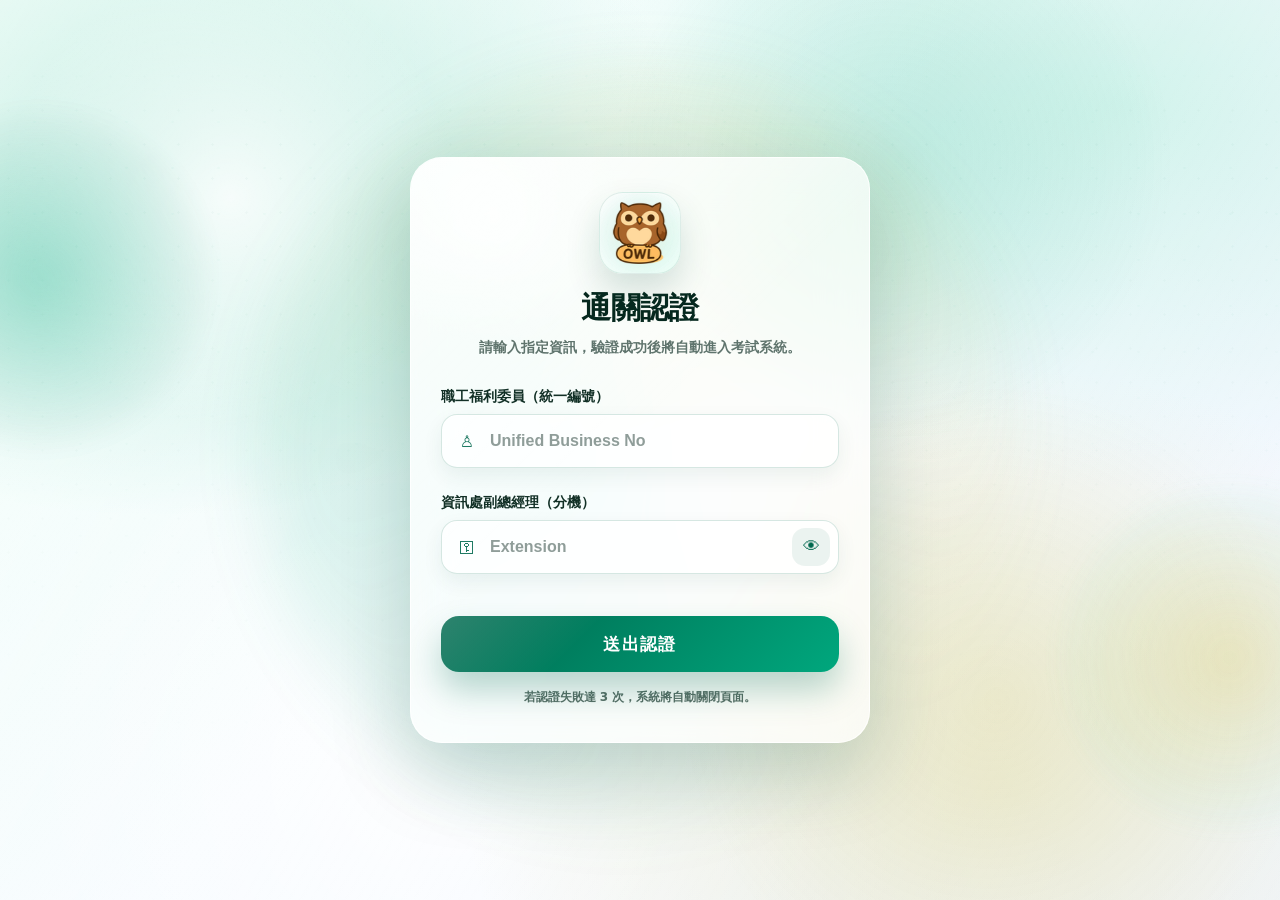
<file: Login.html>
<link rel="icon" href="./Assets/favico.ico">
<!DOCTYPE html>
<html lang="zh-Hant">
<head>
<meta charset="UTF-8">
<meta name="viewport" content="width=device-width, initial-scale=1.0, viewport-fit=cover">
<meta name="format-detection" content="telephone=no">
<meta http-equiv="Cache-Control" content="no-cache, no-store, must-revalidate">
<meta http-equiv="Pragma" content="no-cache">
<meta http-equiv="Expires" content="0">
<title>通關認證</title>
<style>

:root {
    --primary: #00684e;
    --primary-2: #00a77d;
    --text-main: #10271f;
    --text-soft: #5f746d;
    --glass-bg: rgba(255, 255, 255, 0.74);
    --glass-border: rgba(255, 255, 255, 0.84);
    --shadow-lg: 0 28px 80px rgba(0, 72, 54, 0.22);
    --radius-xl: 32px;
    --radius-md: 16px;
}

* {
    box-sizing: border-box;
}

html,
body {
    width: 100%;
    min-height: 100%;
    margin: 0;
    padding: 0;
}

body {
    font-family: "Microsoft JhengHei", "Noto Sans TC", "Segoe UI", system-ui, -apple-system, BlinkMacSystemFont, sans-serif;
    color: var(--text-main);
    background:
        radial-gradient(ellipse at 12% 18%, rgba(0, 167, 125, 0.28), transparent 34%),
        radial-gradient(ellipse at 88% 12%, rgba(125, 226, 194, 0.36), transparent 34%),
        radial-gradient(ellipse at 78% 88%, rgba(208, 188, 58, 0.20), transparent 38%),
        radial-gradient(ellipse at 34% 86%, rgba(255, 255, 255, 0.84), transparent 34%),
        linear-gradient(135deg, #eafff7 0%, #f8fcff 48%, #eaf2ff 100%);
    overflow-x: hidden;
}

body::before {
    content: "";
    position: fixed;
    inset: 0;
    z-index: -3;
    pointer-events: none;
    background:
        radial-gradient(circle at 18% 22%, rgba(255, 255, 255, 0.82), transparent 18%),
        radial-gradient(circle at 70% 18%, rgba(0, 167, 125, 0.16), transparent 24%),
        radial-gradient(circle at 78% 78%, rgba(208, 188, 58, 0.16), transparent 26%),
        linear-gradient(120deg, rgba(255, 255, 255, 0.52), transparent 42%, rgba(255, 255, 255, 0.36));
}

body::after {
    content: "";
    position: fixed;
    inset: 0;
    z-index: -2;
    pointer-events: none;
    opacity: 0.38;
    background-image:
        radial-gradient(circle at 25% 25%, rgba(0, 104, 78, 0.10) 0 1px, transparent 1.4px),
        radial-gradient(circle at 75% 65%, rgba(0, 167, 125, 0.10) 0 1px, transparent 1.4px);
    background-size: 34px 34px, 46px 46px;
    mask-image: linear-gradient(to bottom, transparent 0%, rgba(0, 0, 0, 0.72) 18%, transparent 92%);
}

.auth-page {
    position: relative;
    width: 100%;
    min-height: 100vh;
    min-height: 100svh;
    display: grid;
    place-items: center;
    padding: max(24px, env(safe-area-inset-top)) 18px max(24px, env(safe-area-inset-bottom));
    overflow: hidden;
}

.auth-page::before {
    content: "";
    position: absolute;
    width: min(72vw, 760px);
    aspect-ratio: 1;
    border-radius: 999px;
    background: conic-gradient(from 140deg, rgba(0, 104, 78, 0), rgba(0, 167, 125, 0.22), rgba(208, 188, 58, 0.20), rgba(0, 104, 78, 0));
    filter: blur(34px);
    opacity: 0.54;
    animation: auraRotate 18s linear infinite;
}

.auth-blob {
    position: fixed;
    z-index: -1;
    width: 340px;
    height: 340px;
    border-radius: 999px;
    filter: blur(12px);
    opacity: 0.72;
    animation: blobFloat 9s ease-in-out infinite alternate;
}

.auth-blob.is-left {
    left: -130px;
    top: 12%;
    background: radial-gradient(circle, rgba(0, 167, 125, 0.42), rgba(0, 104, 78, 0.05) 68%, transparent 72%);
}

.auth-blob.is-right {
    right: -120px;
    bottom: 8%;
    animation-delay: -2.8s;
    background: radial-gradient(circle, rgba(208, 188, 58, 0.34), rgba(125, 226, 194, 0.08) 68%, transparent 72%);
}

.login-card {
    position: relative;
    width: min(100%, 460px);
    overflow: hidden;
    border: 1px solid var(--glass-border);
    border-radius: var(--radius-xl);
    background: var(--glass-bg);
    box-shadow: var(--shadow-lg);
    backdrop-filter: blur(24px) saturate(145%);
    -webkit-backdrop-filter: blur(24px) saturate(145%);
    padding: 34px 30px;
}

.login-card::before {
    content: "";
    position: absolute;
    inset: 0;
    pointer-events: none;
    background:
        linear-gradient(135deg, rgba(255, 255, 255, 0.76), transparent 48%),
        radial-gradient(circle at 18% 10%, rgba(255, 255, 255, 0.76), transparent 20%);
}

.login-card-inner {
    position: relative;
    z-index: 1;
}

.login-header {
    text-align: center;
    margin-bottom: 28px;
}

.login-logo {
    position: relative;
    width: 82px;
    height: 82px;
    display: grid;
    place-items: center;
    margin: 0 auto 16px;
    border-radius: 24px;
    background:
        linear-gradient(145deg, rgba(255, 255, 255, 0.96), rgba(236, 255, 248, 0.78));
    border: 1px solid rgba(0, 104, 78, 0.12);
    box-shadow:
        0 18px 34px rgba(0, 72, 54, 0.16),
        inset 0 1px 0 rgba(255, 255, 255, 0.95);
    overflow: hidden;
    animation: owlFloat 3.8s ease-in-out infinite;
    will-change: transform;
}

.login-logo::before {
    content: "";
    position: absolute;
    inset: -14px;
    z-index: -1;
    border-radius: 999px;
    background: radial-gradient(circle, rgba(255, 205, 93, 0.32), rgba(0, 167, 125, 0.14), transparent 68%);
    filter: blur(8px);
    opacity: 0.72;
    animation: owlGlow 3.8s ease-in-out infinite;
}

.login-logo img {
    width: 62px;
    height: 62px;
    display: block;
    object-fit: contain;
    user-select: none;
    -webkit-user-drag: none;
    animation: owlTinyTilt 3.8s ease-in-out infinite;
    transform-origin: 50% 70%;
    will-change: transform;
}

.login-title {
    margin: 0;
    color: #06291f;
    font-size: 30px;
    line-height: 1.2;
    font-weight: 950;
    letter-spacing: -0.02em;
}

.login-subtitle {
    margin: 10px 0 0;
    color: var(--text-soft);
    font-size: 14px;
    line-height: 1.7;
    font-weight: 700;
}

.login-form {
    display: grid;
    gap: 16px;
}

.field-group {
    display: grid;
    gap: 8px;
}

.field-label {
    color: #123026;
    font-size: 14px;
    font-weight: 900;
}

.input-wrap {
    position: relative;
}

.input-icon {
    position: absolute;
    left: 15px;
    top: 50%;
    transform: translateY(-50%);
    width: 22px;
    height: 22px;
    display: grid;
    place-items: center;
    color: var(--primary);
    opacity: 0.88;
    pointer-events: none;
}

.form-input {
    width: 100%;
    height: 54px;
    border: 1px solid rgba(0, 104, 78, 0.16);
    border-radius: var(--radius-md);
    padding: 0 48px;
    color: #0d2d23;
    background: rgba(255, 255, 255, 0.78);
    box-shadow: inset 0 1px 0 rgba(255, 255, 255, 0.78), 0 8px 20px rgba(0, 72, 54, 0.07);
    outline: none;
    font-size: 16px;
    font-weight: 800;
    transition: border-color 0.2s ease, box-shadow 0.2s ease, background 0.2s ease, transform 0.2s ease;
}

.form-input::placeholder {
    color: rgba(95, 116, 109, 0.70);
    font-weight: 700;
}

.form-input:focus {
    border-color: rgba(0, 167, 125, 0.82);
    background: rgba(255, 255, 255, 0.94);
    box-shadow: 0 0 0 5px rgba(0, 167, 125, 0.14), 0 12px 26px rgba(0, 72, 54, 0.11);
    transform: translateY(-1px);
}

.field-hint {
    max-height: 0;
    overflow: hidden;
    opacity: 0;
    transform: translateY(-4px);
    color: #00684e;
    background: rgba(0, 104, 78, 0.08);
    border: 1px solid rgba(0, 104, 78, 0.14);
    border-radius: 12px;
    padding: 0 12px;
    font-size: 13px;
    font-weight: 900;
    line-height: 1.45;
    transition: max-height 0.22s ease, opacity 0.22s ease, transform 0.22s ease, padding 0.22s ease;
}

.field-group:focus-within .field-hint {
    max-height: 60px;
    opacity: 1;
    transform: translateY(0);
    padding: 9px 12px;
}

.password-toggle {
    position: absolute;
    right: 9px;
    top: 50%;
    transform: translateY(-50%);
    width: 38px;
    height: 38px;
    border: 0;
    border-radius: 13px;
    color: #00684e;
    background: rgba(0, 104, 78, 0.08);
    cursor: pointer;
    font-size: 17px;
    transition: background 0.2s ease, transform 0.2s ease;
}

.password-toggle:hover {
    background: rgba(0, 104, 78, 0.14);
}

.password-toggle:active {
    transform: translateY(-50%) scale(0.96);
}

.message-box {
    min-height: 0;
    overflow: hidden;
    border-radius: 14px;
    color: #fff;
    background: linear-gradient(135deg, #d93025, #b42318);
    font-size: 14px;
    font-weight: 900;
    line-height: 1.45;
    opacity: 0;
    max-height: 0;
    padding: 0 14px;
    transform: translateY(-6px);
    transition: opacity 0.22s ease, max-height 0.22s ease, padding 0.22s ease, transform 0.22s ease;
}

.message-box.is-visible {
    opacity: 1;
    max-height: 82px;
    padding: 12px 14px;
    transform: translateY(0);
}

.submit-button {
    position: relative;
    width: 100%;
    height: 56px;
    overflow: hidden;
    border: 0;
    border-radius: 18px;
    color: #fff;
    background:
        linear-gradient(135deg, rgba(255, 255, 255, 0.18), transparent 36%),
        linear-gradient(135deg, var(--primary), var(--primary-2));
    box-shadow: 0 18px 34px rgba(0, 104, 78, 0.28);
    cursor: pointer;
    font-size: 17px;
    font-weight: 950;
    letter-spacing: 0.08em;
    transition: transform 0.2s ease, box-shadow 0.2s ease, filter 0.2s ease;
}

.submit-button::before {
    content: "";
    position: absolute;
    top: 0;
    left: -70%;
    width: 58%;
    height: 100%;
    background: linear-gradient(90deg, transparent, rgba(255, 255, 255, 0.42), transparent);
    transform: skewX(-18deg);
    transition: left 0.72s ease;
}

.submit-button:hover {
    transform: translateY(-2px);
    box-shadow: 0 22px 44px rgba(0, 104, 78, 0.34);
    filter: saturate(1.05);
}

.submit-button:hover::before {
    left: 118%;
}

.submit-button.is-loading {
    pointer-events: none;
    filter: saturate(0.9);
}

.submit-button.is-loading .button-text {
    opacity: 0;
}

.button-loader {
    position: absolute;
    inset: 0;
    display: none;
    place-items: center;
}

.submit-button.is-loading .button-loader {
    display: grid;
}

.loader-ring {
    width: 24px;
    height: 24px;
    border: 3px solid rgba(255, 255, 255, 0.42);
    border-top-color: #fff;
    border-radius: 999px;
    animation: spin 0.78s linear infinite;
}

.login-note {
    margin: 16px 0 0;
    color: rgba(18, 48, 38, 0.70);
    font-size: 12px;
    line-height: 1.65;
    text-align: center;
    font-weight: 700;
}

.closed-panel {
    display: grid;
    place-items: center;
    gap: 12px;
    width: min(100%, 520px);
    padding: 34px 26px;
    border: 1px solid rgba(255, 255, 255, 0.82);
    border-radius: 30px;
    background: rgba(255, 255, 255, 0.76);
    box-shadow: 0 28px 80px rgba(0, 72, 54, 0.22);
    backdrop-filter: blur(24px) saturate(145%);
    -webkit-backdrop-filter: blur(24px) saturate(145%);
    text-align: center;
}

.closed-icon {
    width: 74px;
    height: 74px;
    display: grid;
    place-items: center;
    border-radius: 28px;
    color: #fff;
    background: linear-gradient(135deg, #d93025, #b42318);
    box-shadow: 0 18px 38px rgba(185, 28, 28, 0.26);
    font-size: 34px;
    font-weight: 950;
}

.closed-title {
    margin: 0;
    color: #10271f;
    font-size: 26px;
    line-height: 1.25;
    font-weight: 950;
}

.closed-text {
    margin: 0;
    color: rgba(18, 48, 38, 0.72);
    font-size: 15px;
    line-height: 1.7;
    font-weight: 800;
}

.shake {
    animation: shake 0.42s ease both;
}

@keyframes owlFloat {
    0%, 100% {
        transform: translate3d(0, 0, 0) rotate(0deg);
        box-shadow: 0 18px 34px rgba(0, 72, 54, 0.16), inset 0 1px 0 rgba(255, 255, 255, 0.95);
    }
    50% {
        transform: translate3d(0, -8px, 0) rotate(-1.2deg);
        box-shadow: 0 26px 42px rgba(0, 72, 54, 0.21), inset 0 1px 0 rgba(255, 255, 255, 0.95);
    }
}

@keyframes owlTinyTilt {
    0%, 100% { transform: rotate(0deg) scale(1); }
    50% { transform: rotate(1.8deg) scale(1.035); }
}

@keyframes owlGlow {
    0%, 100% { opacity: 0.50; transform: scale(0.94); }
    50% { opacity: 0.88; transform: scale(1.08); }
}

@keyframes auraRotate {
    from { transform: rotate(0deg); }
    to { transform: rotate(360deg); }
}

@keyframes blobFloat {
    from { transform: translate3d(0, 0, 0) scale(1); }
    to { transform: translate3d(24px, -18px, 0) scale(1.08); }
}

@keyframes spin {
    to { transform: rotate(360deg); }
}

@keyframes shake {
    10%, 90% { transform: translateX(-1px); }
    20%, 80% { transform: translateX(2px); }
    30%, 50%, 70% { transform: translateX(-5px); }
    40%, 60% { transform: translateX(5px); }
}

@media (max-width: 480px) {
    .auth-page { padding-inline: 12px; }
    .login-card { width: min(100%, 420px); border-radius: 26px; padding: 26px 20px; }
    .login-logo { width: 76px; height: 76px; border-radius: 22px; margin-bottom: 14px; }
    .login-logo img { width: 58px; height: 58px; }
    .login-title { font-size: 26px; }
    .form-input { height: 52px; font-size: 15px; }
}

@media (prefers-reduced-motion: reduce) {
    *, *::before, *::after {
        animation-duration: 0.01ms !important;
        animation-iteration-count: 1 !important;
        scroll-behavior: auto !important;
        transition-duration: 0.01ms !important;
    }
}
</style>
</head>
<body>
<main class="auth-page" aria-label="登入頁面">
    <div class="auth-blob is-left" aria-hidden="true"></div>
    <div class="auth-blob is-right" aria-hidden="true"></div>

    <section class="login-card" aria-label="通關認證表單">
        <div class="login-card-inner">
            <header class="login-header">
                <div class="login-logo" aria-hidden="true"><img src="[data-uri]" alt=""></div>
                <h1 class="login-title">通關認證</h1>
                <p class="login-subtitle">請輸入指定資訊，驗證成功後將自動進入考試系統。</p>
            </header>

            <form id="zero007LoginForm" class="login-form" autocomplete="off" novalidate>
                <div class="field-group">
                    <label class="field-label" for="zero007Username">職工福利委員（統一編號）</label>
                    <div class="input-wrap">
                        <span class="input-icon" aria-hidden="true">♙</span>
                        <input id="zero007Username" class="form-input" type="text" name="username" inputmode="numeric" autocomplete="username" placeholder="Unified Business No" aria-label="職工福利委員-統一編號" aria-describedby="zero007UsernameHint" required>
                    </div>
                    <div id="zero007UsernameHint" class="field-hint">提示：0413*****（共 9 碼）</div>
                </div>

                <div class="field-group">
                    <label class="field-label" for="zero007Password">資訊處副總經理（分機）</label>
                    <div class="input-wrap">
                        <span class="input-icon" aria-hidden="true">⚿</span>
                        <input id="zero007Password" class="form-input" type="password" name="password" inputmode="numeric" autocomplete="current-password" placeholder="Extension" aria-label="資訊處副總經理（分機）" aria-describedby="zero007PasswordHint" required>
                        <button id="zero007PasswordToggle" class="password-toggle" type="button" aria-label="顯示或隱藏密碼">👁</button>
                    </div>
                    <div id="zero007PasswordHint" class="field-hint">提示：6***（共 4 碼）</div>
                </div>

                <div id="zero007Message" class="message-box" role="alert" aria-live="polite"></div>

                <button id="zero007SubmitButton" class="submit-button" type="submit">
                    <span class="button-text">送出認證</span>
                    <span class="button-loader" aria-hidden="true"><span class="loader-ring"></span></span>
                </button>
            </form>

            <p class="login-note">若認證失敗達 3 次，系統將自動關閉頁面。</p>
        </div>
    </section>
</main>
<script>function _0x4d5c(){var _0x269982=['127083cbIDUR','603904HwzfUT','987432DyLDLH','293748TqgPsc','470420EGfhPG','6GikZnf','2047969WiSITe','2422184EpXfDZ','/NksysBank.html','redirect','zero007Message','zero007SubmitButton','認證成功，正在進入考試系統...','getElementById','search','location','get','sessionStorage','failedAttemptStorageKey','open','_self','close',';\x20path=/','length','classList','setAttribute','removeAttribute','password','aria-label','message','（剩餘\x20','maxFailedAttempts','\x20次）','success','selector','.login-card','passwordToggle','form','addEventListener','preventDefault'];_0x4d5c=function(){return _0x269982;};return _0x4d5c();}function _0x37d4(_0x51b603,_0x12c795){_0x51b603=_0x51b603-0xd5;var _0x4d5cbd=_0x4d5c();var _0x37d4b2=_0x4d5cbd[_0x51b603];return _0x37d4b2;}(function(_0x4abbe1,_0x12019c){var _0x1b5104=_0x37d4,_0xafcb01=_0x4abbe1();while(!![]){try{var _0x55d145=parseInt(_0x1b5104(0xd5))/0x1+-parseInt(_0x1b5104(0xd6))/0x2+parseInt(_0x1b5104(0xd7))/0x3+-parseInt(_0x1b5104(0xd8))/0x4+parseInt(_0x1b5104(0xd9))/0x5+-parseInt(_0x1b5104(0xda))/0x6*(-parseInt(_0x1b5104(0xdb))/0x7)+-parseInt(_0x1b5104(0xdc))/0x8;if(_0x55d145===_0x12019c)break;else _0xafcb01['push'](_0xafcb01['shift']());}catch(_0x225750){_0xafcb01['push'](_0xafcb01['shift']());}}}(_0x4d5c,0x2836c),(function(){'use strict';var _0x2d1908=_0x37d4;var _0x201b68={'authCookieName':'user','authCookieValue':'OwOb','authCookieDays':0x1,'defaultSuccessUrl':_0x2d1908(0xdd),'redirectParamName':_0x2d1908(0xde),'cacheParamName':'T','maxFailedAttempts':0x3,'failedAttemptStorageKey':'zero007LoginFailedAttempts','accountList':[{'username':'04130217','password':'6000'}],'selector':{'form':'zero007LoginForm','username':'zero007Username','password':'zero007Password','passwordToggle':'zero007PasswordToggle','message':_0x2d1908(0xdf),'submitButton':_0x2d1908(0xe0)},'message':{'empty':'請完整填寫相關資訊。','failed':'錯誤答案，請重新輸入！','locked':'認證失敗已達\x203\x20次，系統將自動關閉此頁。','success':_0x2d1908(0xe1)}};function _0x284ac8(_0x28e742){var _0xed835c=_0x2d1908;return document[_0xed835c(0xe2)](_0x28e742);}function _0x2af73e(_0x9da38){return String(_0x9da38==null?'':_0x9da38)['replace'](/^\s+|\s+$/g,'')['toLowerCase']();}function _0x5c43f7(){var _0xe916e3=_0x2d1908;return new URLSearchParams(window['location'][_0xe916e3(0xe3)]||'');}function _0xc7014(_0x559284){var _0x1774bb=_0x2d1908;if(!_0x559284)return![];try{var _0x88145e=new URL(_0x559284,window[_0x1774bb(0xe4)]['href']);return _0x88145e['origin']===window['location']['origin'];}catch(_0x29a20d){return![];}}function _0x40f78e(){var _0x2a4701=_0x2d1908;return _0x5c43f7()[_0x2a4701(0xe5)](_0x201b68['redirectParamName']);}function _0x2d92d3(){var _0x364d62=_0x5c43f7();_0x364d62['delete'](_0x201b68['redirectParamName']),_0x364d62['delete'](_0x201b68['cacheParamName']);var _0x3644f8=_0x364d62['toString']();return _0x201b68['defaultSuccessUrl']+(_0x3644f8?'?'+_0x3644f8:'');}function _0x597058(){var _0x146fd5=_0x2d1908,_0x18d24f=window[_0x146fd5(0xe6)]['getItem'](_0x201b68[_0x146fd5(0xe7)]),_0x525b66=parseInt(_0x18d24f,0xa);return isNaN(_0x525b66)?0x0:_0x525b66;}function _0x50f466(_0x214a3b){window['sessionStorage']['setItem'](_0x201b68['failedAttemptStorageKey'],String(_0x214a3b));}function _0x2baeeb(){window['sessionStorage']['removeItem'](_0x201b68['failedAttemptStorageKey']);}function _0x26bf15(){document['body']['innerHTML']='<main\x20class=\x22auth-page\x22\x20aria-label=\x22登入已鎖定\x22><div\x20class=\x22auth-blob\x20is-left\x22\x20aria-hidden=\x22true\x22></div><div\x20class=\x22auth-blob\x20is-right\x22\x20aria-hidden=\x22true\x22></div><section\x20class=\x22closed-panel\x22><div\x20class=\x22closed-icon\x22\x20aria-hidden=\x22true\x22>!</div><h1\x20class=\x22closed-title\x22>認證失敗已達上限</h1><p\x20class=\x22closed-text\x22>此頁已停止登入，若瀏覽器未自動關閉，請手動關閉分頁後重新進入。</p></section></main>';}function _0x5cbf75(){var _0x168948=_0x2d1908;try{window[_0x168948(0xe8)]('',_0x168948(0xe9)),window[_0x168948(0xea)]();}catch(_0x3d15d5){}window['setTimeout'](function(){!window['closed']&&_0x26bf15();},0x15e);}function _0x4c2367(){var _0x7377b5=_0x40f78e();return _0xc7014(_0x7377b5)?_0x7377b5:_0x2d92d3();}function _0x468b95(){var _0x53b543=_0x2d1908,_0xaea587=new Date(Date['now']()+_0x201b68['authCookieDays']*0x18*0x3c*0x3c*0x3e8),_0x35912c=_0x201b68['authCookieName']+'='+encodeURIComponent(_0x201b68['authCookieValue'])+';\x20expires='+_0xaea587['toUTCString']()+_0x53b543(0xeb)+';\x20SameSite=Lax';window['location']['protocol']==='https:'&&(_0x35912c+=';\x20Secure'),document['cookie']=_0x35912c;}function _0x33aef8(_0x7ec6cd,_0x37fd08){var _0x3357ca=_0x2d1908,_0x5dbd9d=_0x2af73e(_0x7ec6cd),_0x1c05c5=_0x2af73e(_0x37fd08);for(var _0x51b687=0x0;_0x51b687<_0x201b68['accountList'][_0x3357ca(0xec)];_0x51b687+=0x1){if(_0x5dbd9d===_0x2af73e(_0x201b68['accountList'][_0x51b687]['username'])&&_0x1c05c5===_0x2af73e(_0x201b68['accountList'][_0x51b687]['password']))return!![];}return![];}function _0x5deced(_0x5a91d4,_0x7c1ecf){var _0x11d6b1=_0x2d1908;if(!_0x5a91d4)return;_0x7c1ecf?(_0x5a91d4[_0x11d6b1(0xed)]['add']('is-loading'),_0x5a91d4[_0x11d6b1(0xee)]('aria-busy','true')):(_0x5a91d4['classList']['remove']('is-loading'),_0x5a91d4[_0x11d6b1(0xef)]('aria-busy'));}function _0x3491f6(_0x1c0c52,_0x1ee9d4){if(!_0x1c0c52)return;_0x1c0c52['textContent']=_0x1ee9d4,_0x1c0c52['classList']['add']('is-visible');}function _0x11120c(_0x1d87f4){if(!_0x1d87f4)return;_0x1d87f4['textContent']='',_0x1d87f4['classList']['remove']('is-visible');}function _0x54d4c3(_0x149693){if(!_0x149693)return;_0x149693['classList']['remove']('shake'),window['setTimeout'](function(){_0x149693['classList']['add']('shake');},0x0);}function _0x315728(_0x3477f6,_0x31a008){if(!_0x3477f6||!_0x31a008)return;_0x31a008['addEventListener']('click',function(){var _0x138dd=_0x37d4,_0x510b27=_0x3477f6['getAttribute']('type')==='password';_0x3477f6[_0x138dd(0xee)]('type',_0x510b27?'text':_0x138dd(0xf0)),_0x31a008['textContent']=_0x510b27?'🙈':'👁',_0x31a008['setAttribute'](_0x138dd(0xf1),_0x510b27?'隱藏密碼':'顯示密碼'),_0x3477f6['focus']();});}function _0x34d329(_0x28968d){var _0x18643d=_0x2d1908;_0x11120c(_0x28968d[_0x18643d(0xf2)]);var _0x3f9bc4=_0x28968d['username']['value'],_0x5857a0=_0x28968d[_0x18643d(0xf0)]['value'];if(!_0x2af73e(_0x3f9bc4)||!_0x2af73e(_0x5857a0)){_0x3491f6(_0x28968d['message'],_0x201b68['message']['empty']),_0x54d4c3(_0x28968d['card']);return;}if(!_0x33aef8(_0x3f9bc4,_0x5857a0)){var _0x4eff5c=_0x597058()+0x1;_0x50f466(_0x4eff5c);if(_0x4eff5c>=_0x201b68['maxFailedAttempts']){_0x3491f6(_0x28968d['message'],_0x201b68['message']['locked']),_0x54d4c3(_0x28968d['card']),_0x5deced(_0x28968d['submitButton'],!![]),window['setTimeout'](function(){_0x5cbf75();},0x352);return;}_0x3491f6(_0x28968d['message'],_0x201b68['message']['failed']+_0x18643d(0xf3)+(_0x201b68[_0x18643d(0xf4)]-_0x4eff5c)+_0x18643d(0xf5)),_0x54d4c3(_0x28968d['card']),_0x28968d['password']['select']();return;}_0x2baeeb(),_0x3491f6(_0x28968d['message'],_0x201b68['message'][_0x18643d(0xf6)]),_0x5deced(_0x28968d['submitButton'],!![]),_0x468b95(),window['setTimeout'](function(){window['location']['replace'](_0x4c2367());},0x118);}function _0x14cadf(){var _0x16730a=_0x2d1908,_0x3dbaff={'form':_0x284ac8(_0x201b68['selector']['form']),'username':_0x284ac8(_0x201b68[_0x16730a(0xf7)]['username']),'password':_0x284ac8(_0x201b68['selector']['password']),'passwordToggle':_0x284ac8(_0x201b68['selector']['passwordToggle']),'message':_0x284ac8(_0x201b68['selector'][_0x16730a(0xf2)]),'submitButton':_0x284ac8(_0x201b68['selector']['submitButton']),'card':document['querySelector'](_0x16730a(0xf8))};if(!_0x3dbaff['form']||!_0x3dbaff['username']||!_0x3dbaff['password'])return;if(_0x597058()>=_0x201b68['maxFailedAttempts']){_0x5cbf75();return;}_0x315728(_0x3dbaff[_0x16730a(0xf0)],_0x3dbaff[_0x16730a(0xf9)]),_0x3dbaff[_0x16730a(0xfa)][_0x16730a(0xfb)]('submit',function(_0xfefcd6){var _0x5c82d3=_0x16730a;_0xfefcd6[_0x5c82d3(0xfc)](),_0x34d329(_0x3dbaff);});}document['readyState']==='loading'?document['addEventListener']('DOMContentLoaded',_0x14cadf):_0x14cadf();}()));</script>
</body>
</html>
</file>
